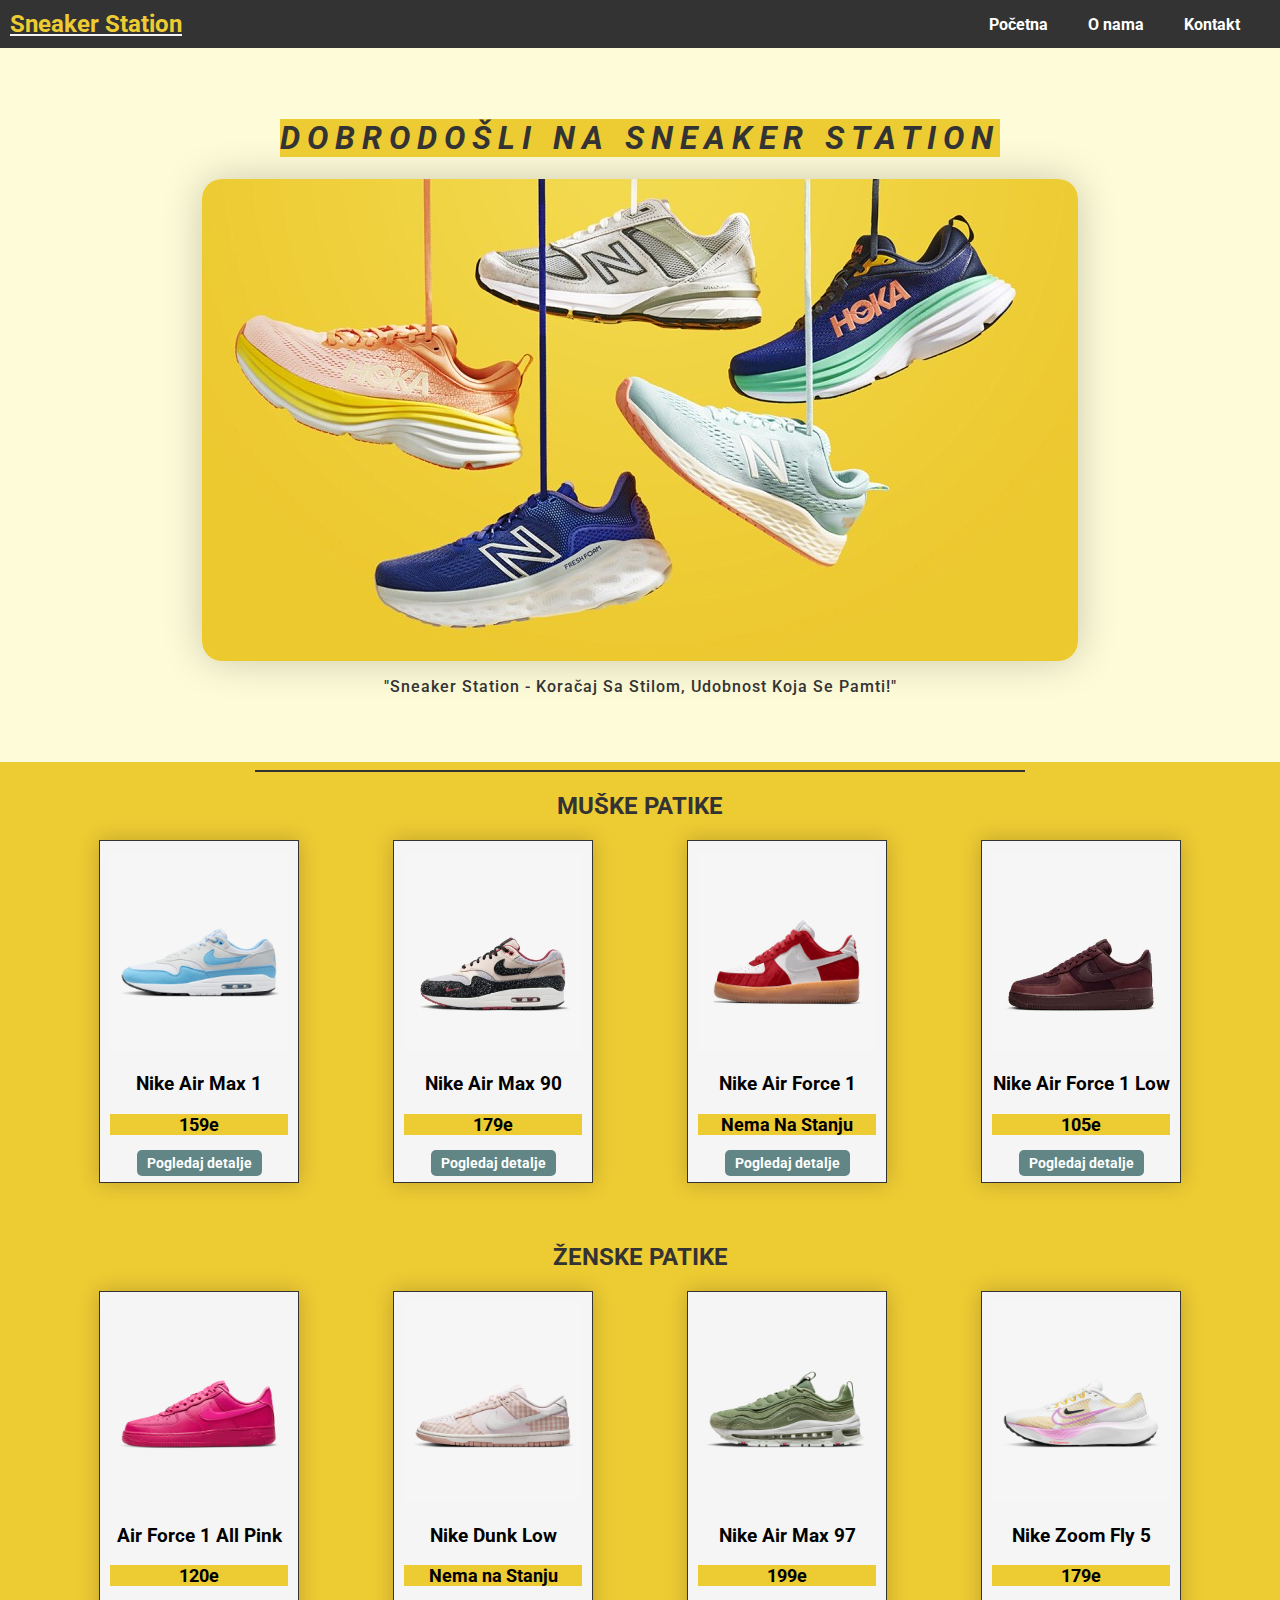
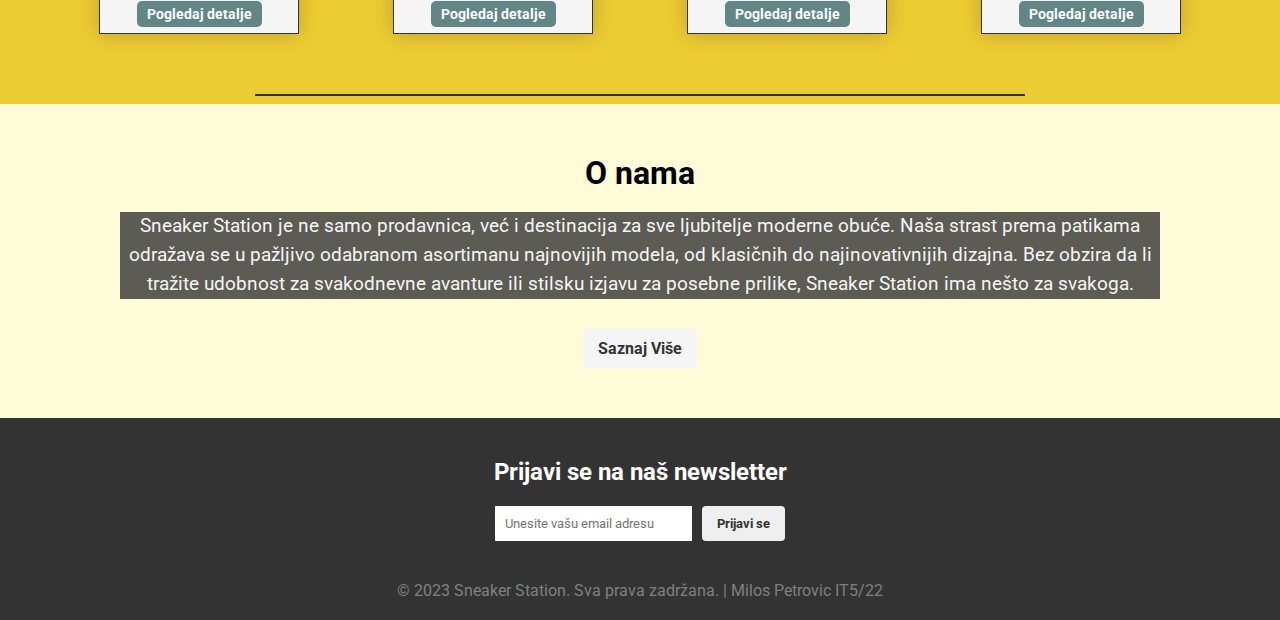
<file: index.html>
<!DOCTYPE html>
<html lang="sr">

<head>
    <meta charset="UTF-8">
    <meta name="viewport" content="width=device-width, initial-scale=1.0">
    <link rel="stylesheet" href="style/styleindex.css">
    <link rel="preconnect" href="https://fonts.googleapis.com">
    <link rel="preconnect" href="https://fonts.gstatic.com" crossorigin>
    <link rel="stylesheet" href="https://cdnjs.cloudflare.com/ajax/libs/font-awesome/5.15.3/css/all.min.css">
    <link
        href="https://fonts.googleapis.com/css2?family=Roboto:ital,wght@0,100;0,300;0,400;0,500;0,700;0,900;1,100;1,300;1,400;1,500;1,700;1,900&display=swap"
        rel="stylesheet">
    <title>Sneaker Station</title>
</head>

<body>

    <div class="navbar">
        <div class="logo">Sneaker Station
        </div>
        <nav>
            <ul>
                <li><a href="#">Početna</a></li>
                <li><a href="o-nama.html">O nama</a></li>
                <li><a href="kontakt.html">Kontakt</a></li>
            </ul>
        </nav>
    </div>

    <section class="banner">
        <h1>Dobrodošli na Sneaker Station</h1>
        <img id="bannerimg" src="slikezasajt/banner1.jpg">
        <p id="slogan"> "Sneaker Station - Koračaj Sa Stilom, Udobnost Koja Se Pamti!" </p>
    </section>

    <hr width="60%" color="#333">

    <section class="produkticeored">
        <div class="product-row">
            <h2>Muške Patike</h2>
            <div class="proizvod">
                <img id="patikem" src="slikezasajt/muskepatike/mp1.jpg" alt="Air Max1">
                <h3>Nike Air Max 1</h3>
                <p id="cenapatika">159e</p>
                <a id="linkzadetalje" href="#">Pogledaj detalje</a>
            </div>

            <div class="proizvod">
                <img id="patikem" src="slikezasajt/muskepatike/mp2.jpg" alt="Air Max 90">
                <h3>Nike Air Max 90</h3>
                <p id="cenapatika">179e</p>
                <a id="linkzadetalje" href="#">Pogledaj detalje</a>
            </div>

            <div class="proizvod">
                <img id="patikem" src="slikezasajt/muskepatike/mp3.jpg" alt="Force 1">
                <h3>Nike Air Force 1</h3>
                <p id="cenapatika">Nema Na Stanju</p>
                <a id="linkzadetalje" href="#">Pogledaj detalje</a>
            </div>

            <div class="proizvod">
                <img id="patikem" src="slikezasajt/muskepatike/mp4.jpg" alt="Force Low">
                <h3>Nike Air Force 1 Low</h3>
                <p id="cenapatika">105e</p>
                <a id="linkzadetalje" href="#">Pogledaj detalje</a>
            </div>
        </div>

        <div class="product-row">
            <h2>Ženske Patike</h2>
            <div class="proizvod">
                <img id="patikem" src="slikezasajt/zenskepatike/zp1.jpg" alt="Air Force 1 All Pink">
                <h3>Air Force 1 All Pink</h3>
                <p id="cenapatika">120e</p>
                <a id="linkzadetalje" href="#">Pogledaj detalje</a>
            </div>

            <div class="proizvod">
                <img id="patikem" src="slikezasajt/zenskepatike/zp2.jpg" alt="Nike Dunk Low">
                <h3>Nike Dunk Low</h3>
                <p id="cenapatika">Nema na Stanju</p>
                <a id="linkzadetalje" href="#">Pogledaj detalje</a>
            </div>

            <div class="proizvod">
                <img id="patikem" src="slikezasajt/zenskepatike/zp3.jpg" alt="Nike Air Max 97 Futura">
                <h3>Nike Air Max 97</h3>
                <p id="cenapatika">199e</p>
                <a id="linkzadetalje" href="#">Pogledaj detalje</a>
            </div>

            <div class="proizvod">
                <img id="patikem" src="slikezasajt/zenskepatike/zp4.jpg" alt="Nike Zoom Fly 5">
                <h3>Nike Zoom Fly 5</h3>
                <p id="cenapatika">179e</p>
                <a id="linkzadetalje" href="#">Pogledaj detalje</a>
            </div>
    </section>
    <hr width="60%" color="#333">
    <section class="o-nama">
        <h2>O nama</h2>
        <p>Sneaker Station je ne samo prodavnica, već i destinacija za sve ljubitelje moderne obuće. Naša strast prema
            patikama odražava se u pažljivo odabranom asortimanu najnovijih modela, od klasičnih do najinovativnijih
            dizajna.
            Bez obzira da li tražite udobnost za svakodnevne avanture ili stilsku izjavu za posebne prilike, Sneaker
            Station ima nešto za svakoga.</p>
        <a href="o-nama.html" id="onamalink">Saznaj Više</a>
    </section>

    <section class="newsletter">
        <h2>Prijavi se na naš newsletter</h2>
        <form action="#" method="post">
            <input type="email" name="email" placeholder="Unesite vašu email adresu">
            <button type="submit">Prijavi se</button>
        </form>
    </section>

    <footer>
        <footer>
            <p>&copy; 2023 Sneaker Station. Sva prava zadržana. | Milos Petrovic IT5/22</a></p>
        </footer>
    </footer>

</body>

</html>
</file>
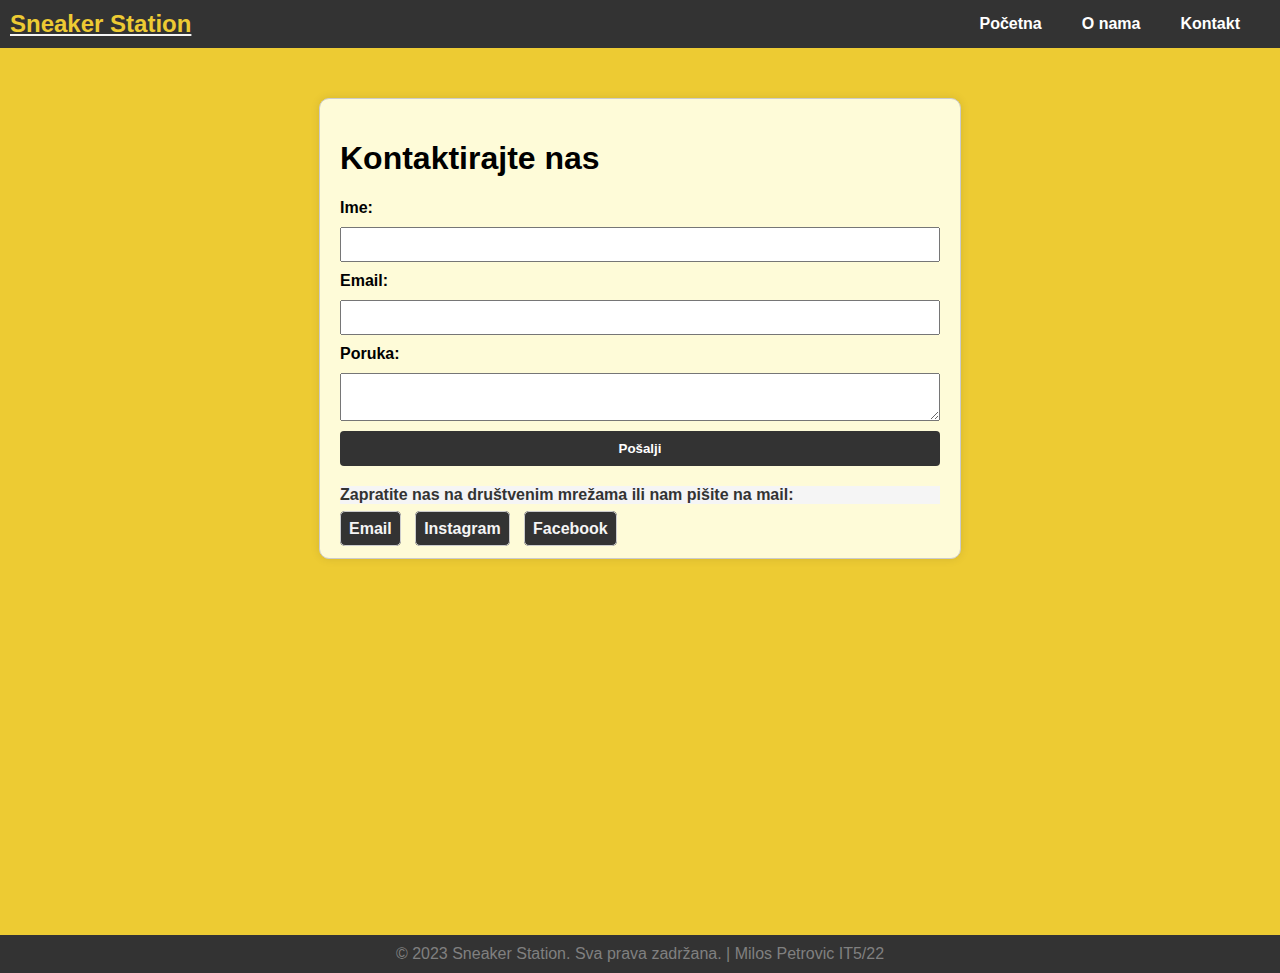
<file: kontakt.html>
<!DOCTYPE html>
<html lang="sr">

<head>
    <meta charset="UTF-8">
    <meta name="viewport" content="width=device-width, initial-scale=1.0">
    <title>Kontaktirajte nas</title>
    <link rel="stylesheet" href="style/stylekontakt.css">
    <link rel="preconnect" href="https://fonts.googleapis.com">
    <link rel="preconnect" href="https://fonts.gstatic.com" crossorigin>
    <link rel="stylesheet" href="https://cdnjs.cloudflare.com/ajax/libs/font-awesome/5.15.3/css/all.min.css">
</head>

<body>

    <div class="navbar">
        <div class="logo">Sneaker Station</div>
        <nav>
            <ul>
                <li><a href="index.html">Početna</a></li>
                <li><a href="o-nama.html">O nama</a></li>
                <li><a href="kontakt.html">Kontakt</a></li>

            </ul>
        </nav>
    </div>

    <div class="kontakt-kontejner">
        <h1>Kontaktirajte nas</h1>

        <form action="#" method="POST">
            <label for="ime">Ime:</label>
            <input type="text" id="ime" name="ime" required>

            <label for="email">Email:</label>
            <input type="email" id="email" name="email" required>

            <label for="poruka">Poruka:</label>
            <textarea id="poruka" name="poruka" required></textarea>

            <button type="submit">Pošalji</button>
        </form>

        <div class="drustvene-mreze">
            <p>Zapratite nas na društvenim mrežama ili nam pišite na mail:</p>
            <a href="mailto:info@randommejl.com" target="_blank">Email</a>
            <a href="https://www.instagram.com" target="_blank">Instagram</a>
            <a href="https://www.facebook.com" target="_blank">Facebook</a>
        </div>
    </div>

    <footer>
        <p>&copy; 2023 Sneaker Station. Sva prava zadržana. | Milos Petrovic IT5/22</p>
    </footer>

</body>

</html>
</file>
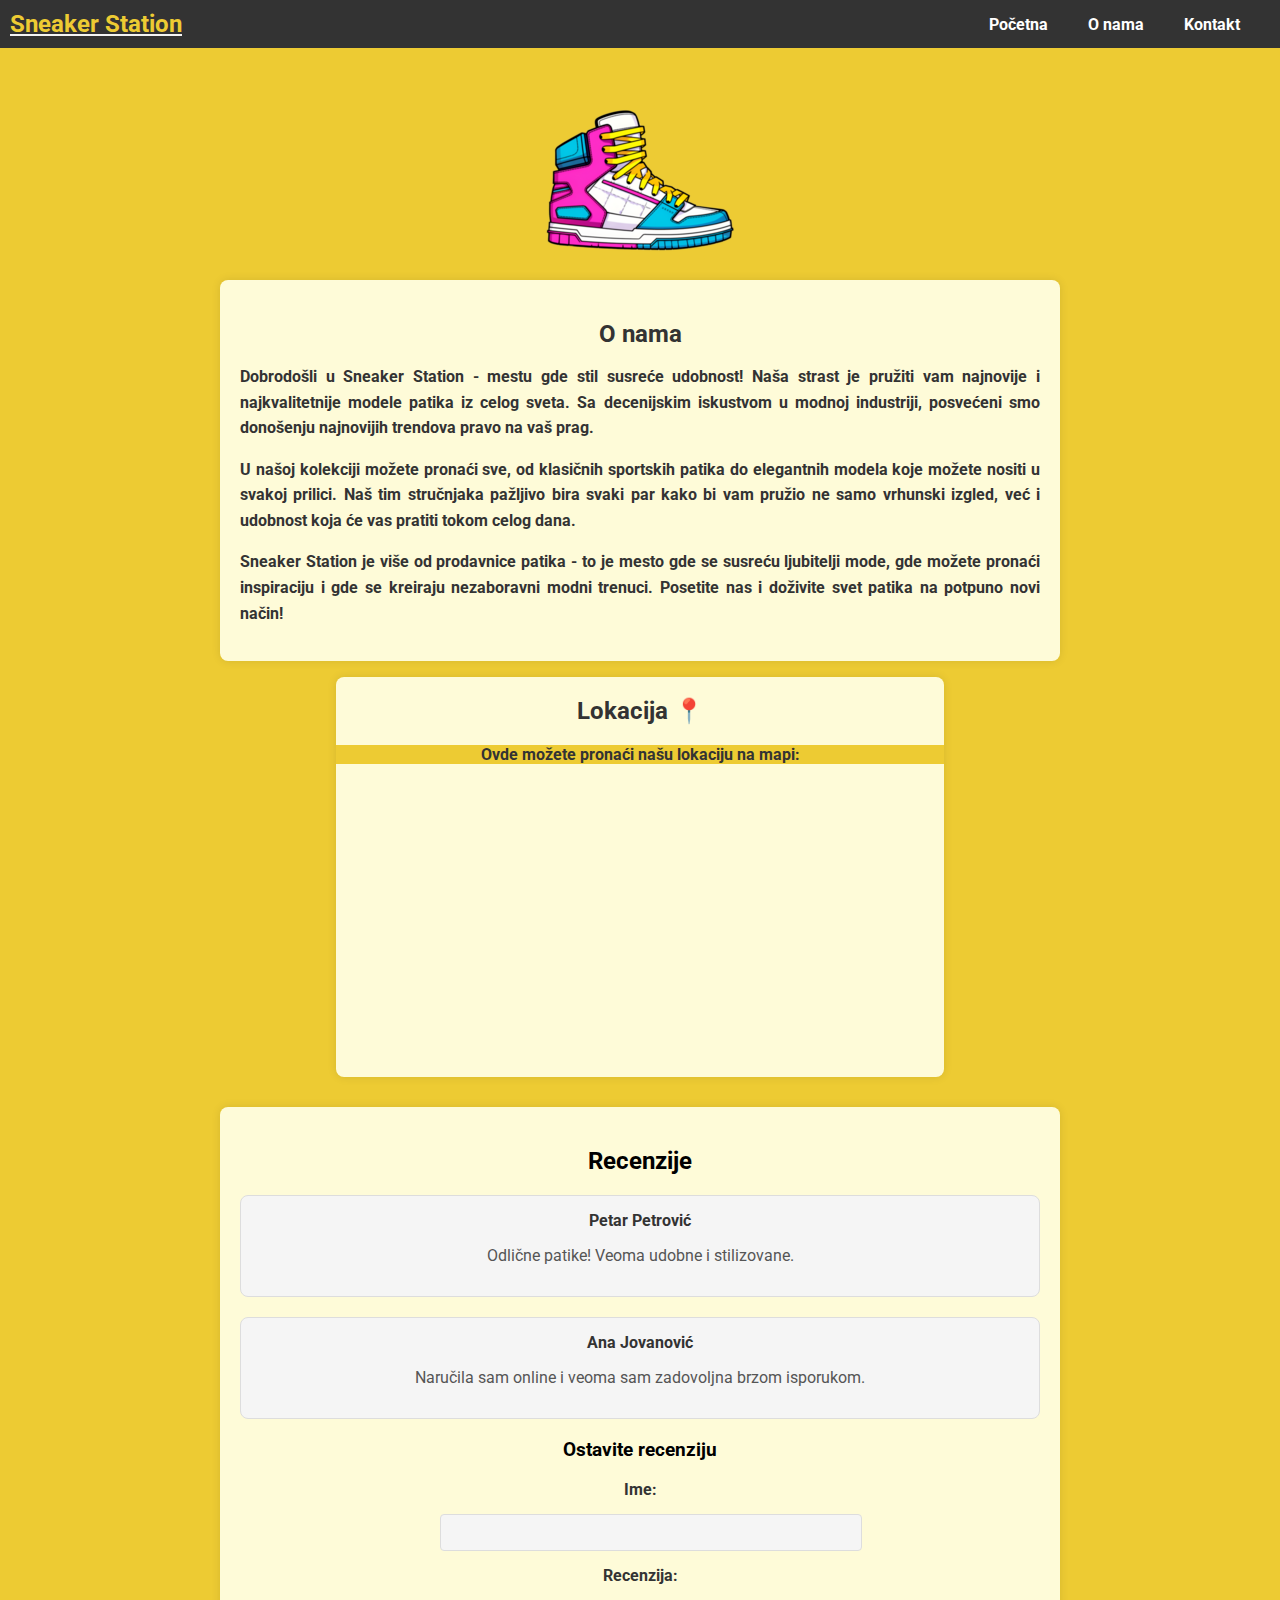
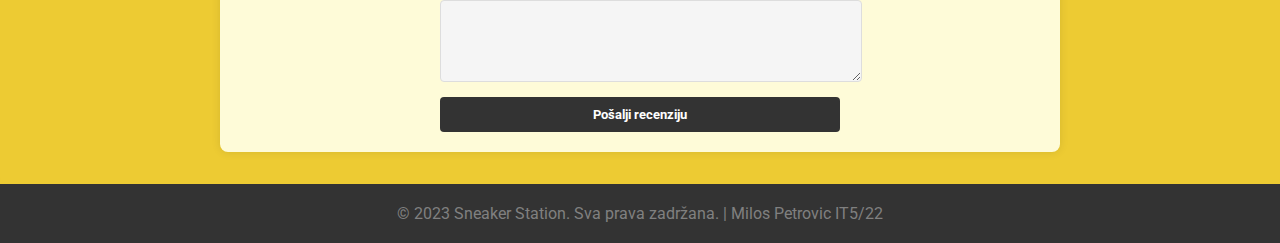
<file: o-nama.html>
<!DOCTYPE html>
<html lang="en">

<head>
    <meta charset="UTF-8">
    <meta name="viewport" content="width=device-width, initial-scale=1.0">
    <link rel="stylesheet" href="style/styleonama.css">
    <link rel="preconnect" href="https://fonts.googleapis.com">
    <link rel="preconnect" href="https://fonts.gstatic.com" crossorigin>
    <link
    href="https://fonts.googleapis.com/css2?family=Roboto:ital,wght@0,100;0,300;0,400;0,500;0,700;0,900;1,100;1,300;1,400;1,500;1,700;1,900&display=swap"
    rel="stylesheet">
    <title>Sneaker Station</title>
</head>

<body>
    <div class="navbar">
        <div class="logo">Sneaker Station
        </div>
        <nav>
            <ul>
                <li><a href="index.html">Početna</a></li>
                <li><a href="o-nama.html">O nama</a></li>
                <li><a href="kontakt.html">Kontakt</a></li>
            </ul>
        </nav>
    </div>

    <main>

        <div class="rotirajucapatika">
            <img class="patikaanim" src="slikezasajt/animpatika.png" alt="Patika">
        </div>

        <section id="about">
            <h2>O nama</h2>
            <p>Dobrodošli u Sneaker Station - mestu gde stil susreće udobnost! Naša strast je pružiti vam najnovije i
                najkvalitetnije modele patika iz celog sveta. Sa decenijskim iskustvom u modnoj industriji, posvećeni
                smo donošenju najnovijih trendova pravo na vaš prag.</p>

            <p>U našoj kolekciji možete pronaći sve, od klasičnih sportskih patika do elegantnih modela koje možete
                nositi u svakoj prilici. Naš tim stručnjaka pažljivo bira svaki par kako bi vam pružio ne samo vrhunski
                izgled, već i udobnost koja će vas pratiti tokom celog dana.</p>
            <p>Sneaker Station je više od prodavnice patika - to je mesto gde se susreću ljubitelji mode, gde možete
                pronaći inspiraciju i gde se kreiraju nezaboravni modni trenuci. Posetite nas i doživite svet patika na
                potpuno novi način!</p>
        </section>

        <section id="map">
            <h2>Lokacija &#128205;</h2>
            <p>Ovde možete pronaći našu lokaciju na mapi:</p>

            <iframe
                src="https://www.google.com/maps/embed?pb=!1m18!1m12!1m3!1d2830.820356377843!2d19.836394815918016!3d45.26713597909864!2m3!1f0!2f0!3f0!3m2!1i1024!2i768!4f13.1!3m3!1m2!1s0x47603dcd2566d259%3A0x970fa9a08a30ee55!2sNovi%20Sad!5e0!3m2!1sen!2srs!4v1675342831050!5m2!1sen!2srs"
                width="600" height="450" style="border:0;" allowfullscreen="" loading="lazy"></iframe>

        </section>

        <section id="revjuovi">
            <h2>Recenzije</h2>
            <div class="review">
                <span class="autor">Petar Petrović</span>
                <p class="comment">Odlične patike! Veoma udobne i stilizovane.</p>
            </div>

            <div class="review">
                <span class="autor">Ana Jovanović</span>
                <p class="comment">Naručila sam online i veoma sam zadovoljna brzom isporukom.</p>
            </div>


            <div class="add-revju">
                <h3>Ostavite recenziju</h3>
                <form>
                    <label for="autor">Ime:</label>
                    <input type="text" id="author" name="author" required>

                    <label for="comment">Recenzija:</label>
                    <textarea id="comment" name="comment" rows="4" required></textarea>

                    <button type="submit">Pošalji recenziju</button>
                </form>
            </div>
        </section>
    </main>

    <footer>
        <footer>
            <p>&copy; 2023 Sneaker Station. Sva prava zadržana. | Milos Petrovic IT5/22</a></p>
        </footer>
    </footer>

</body>

</html>
</file>
<file: style/styleindex.css>
*{
    font-family: 'Roboto', sans-serif;
    scroll-behavior: smooth;
}

body {
    margin: 0;
    padding: 0;
    background-color: #edcb33;
}

.navbar {
    background-color: #333;
    color: #edcb33;
    padding: 10px;
    display: flex;
    justify-content: space-between;
    align-items: center;
}

.logo {
    font-size: 24px;
    text-decoration: underline;
    text-decoration-color: whitesmoke;
    font-weight: bold;
}

nav ul {
    list-style: none;
    display: flex;
    margin: 0;
    padding: 0;
}

nav ul li {
    margin-right: 20px;
}

nav ul li a {
    text-decoration: none;
    color: #fff;
    font-weight: bold;
    padding: 10px;
    border-radius: 5px;
    transition: background-color 0.3s ease-in-out;
}

nav ul li a:hover {
    background-color: #618685;
}

@keyframes fadeInAnimacija {
    0% {
        opacity: 0;
    }
    100% {
        opacity: 1;
    }
}
.banner {
    position: relative;
    text-align: center;
    padding: 50px 0;
    background-color:  #fefbd8;
    animation: fadeInAnimacija 2s ease-in-out;
}

#bannerimg {
    max-width: 100%;
    height: auto;
    display: block;
    margin: 0 auto; 
    border-radius: 20px;
    box-shadow: 0 0 40px rgba(0, 0, 0, 0.2);
}

.banner h1 {
    display: inline-block;
    color: #333;
    font-weight: bolder;
    font-style: italic;
    letter-spacing: 7px;
    text-transform: uppercase;
    background-color: #edcb33;
}

#slogan{
    color: #333;
    font-weight: 500;
    letter-spacing: 1px;
}

.produkticeored{
    background-color: #edcb33;
}

.product-row {
    text-align: center;
    margin-bottom: 40px;
}

.product-row h2 {
    color: #333;
    text-transform: uppercase;
}

.proizvod {
    text-align: center;
    margin-bottom: 20px;
    padding: 10px;
    border: 1px solid #333;
    display: inline-block;
    width: 200px; 
    box-sizing: border-box; 
    background-color: whitesmoke;
    margin-right: 45px;
    margin-left: 45px;
    box-shadow: 0 0 20px rgba(0, 0, 0, 0.2);
}

.proizvod:hover{
    transform: scale(1.12);
    box-shadow: 0 0 30px rgba(0, 0, 0, 0.2);
}

.proizvod img {
    width: 100%;
    max-width: 100%;
    height: auto;
}

#patikem{
    width: 250px;
    height: 200px;
}

#cenapatika{
    font-weight: bold;
    font-size: large;
    background-color: #edcb33;
}

#linkzadetalje{
    background-color: #618685;
    color: #fff;
    padding: 5px 10px;
    font-size: 14px;
    border-radius: 5px;
    cursor: pointer;
    text-decoration: none;
    font-weight: bold;
}

#linkzadetalje:hover{
    background-color: #edcb33;
    color: #333;
}

.o-nama {
    padding: 50px 20px;
    text-align: center;
    background-color: #fefbd8;
}

.o-nama h2 {
    font-size: 2em;
    margin-bottom: 20px;
    margin-top: 0px;
}

.o-nama p {
    font-size: 1.2em;
    line-height: 1.5;
    margin-bottom: 30px;
    background-color: rgba(51, 51, 51, 0.8); 
    margin-left: 100px;
    margin-right: 100px;
    color: whitesmoke;
}

#onamalink {
    display: inline-block;
    color: #333;
    padding: 10px 15px;
    border: none;
    border-radius: 4px;
    cursor: pointer;
    transition: background-color 0.3s ease-in-out; 
    font-weight: bold;
    background-color: whitesmoke;
    text-decoration: none;
}

#onamalink:hover {
    background-color: #618685;
    color: #333;
    font-weight: bold;
}

.newsletter {
    text-align: center;
    padding: 20px;
    background-color: #333;
    color: #fff;
}

.newsletter form {
    display: flex;
    justify-content: center;
    align-items: center;
}

.newsletter input {
    padding: 10px;
    margin-right: 10px;
    border: none;
}

.newsletter button {
    color: #333;
    padding: 10px 15px;
    border: none;
    border-radius: 4px;
    cursor: pointer;
    transition: background-color 0.3s ease-in-out; 
    font-weight: bold;
}

.newsletter button:hover{

    background-color: #618685;
    color: #333;
    font-weight: bold;
}

footer {
    background-color: #333;
    text-align: center;
    padding: 10px;
}

footer p {
    margin: 0;
    color: gray;
}

@media (max-width: 600px) {
    .navbar {
        flex-direction: column;
        text-align: center;
    }

    nav ul {
        flex-direction: column;
        margin-top: 10px;
    }

    nav ul li {
        margin-right: 0;
        margin-bottom: 10px;
    }
}
@media only screen and (max-width: 600px) {

    .navbar {
        flex-direction: column;
        text-align: center;
    }

    nav ul {
        flex-direction: column;
        margin-top: 10px;
    }

    nav ul li {
        margin-right: 0;
        margin-bottom: 10px;
    }

    .proizvod {
        width: 100%;
        margin-right: 0;
        margin-left: 0;
    }

    .o-nama p {
        margin-left: 10px;
        margin-right: 10px;
    }

    .newsletter form {
        flex-direction: column;
    }

    .newsletter input {
        width: 100%;
        margin-bottom: 10px;
    }
}
</file>
<file: style/stylekontakt.css>
* {
    font-family: 'Roboto', sans-serif;
    scroll-behavior: smooth;
}

body {
    margin: 0;
    padding: 0;
    background-color: #edcb33;
    height: 100%
}

.navbar {
    background-color: #333;
    color: #edcb33;
    padding: 10px;
    display: flex;
    justify-content: space-between;
    align-items: center;
}

.logo {
    font-size: 24px;
    text-decoration: underline;
    text-decoration-color: whitesmoke;
    font-weight: bold;
}

nav ul {
    list-style: none;
    display: flex;
    margin: 0;
    padding: 0;
}

nav ul li {
    margin-right: 20px;
}

nav ul li a {
    text-decoration: none;
    color: #fff;
    font-weight: bold;
    padding: 10px;
    border-radius: 5px;
    transition: background-color 0.3s ease-in-out;
}

nav ul li a:hover {
    background-color: #618685;
}

.kontakt-kontejner {
    max-width: 600px;
    margin: 50px auto;
    padding: 20px;
    border: 1px solid #ccc;
    border-radius: 10px;
    box-shadow: 0 0 10px rgba(0, 0, 0, 0.1);
    background-color: #fefbd8;
}

form {
    display: grid;
    grid-gap: 10px;
}

label {
    font-weight: bold;
}

input,
textarea {
    width: 100%;
    padding: 8px;
    box-sizing: border-box;
}

button {
    background-color: #333;
    color: #fff;
    padding: 10px 15px;
    border: none;
    border-radius: 4px;
    cursor: pointer;
    transition: background-color 0.3s ease-in-out; 
    font-weight: bold;
}

button:hover {
    background-color: #618685;
}

.drustvene-mreze {
    margin-top: 20px;
}

.drustvene-mreze a {
    margin-right: 10px;
    text-decoration: none;
    background-color: #333;
    color: whitesmoke;
    font-weight: bold;
    border: 1px solid #ccc;
    padding: 8px;
    border-radius: 5px;
}

.drustvene-mreze p {
    color: #333;
    background-color: whitesmoke;
    font-weight: bold;
}

.drustvene-mreze a:hover {
    background-color: #618685;
}

footer {
    margin-top: 376px;
    background-color: #333;
    text-align: center;
    padding: 10px;
}

footer p {
    margin: 0;
    color: gray;
}

@media (max-width: 600px) {
    .navbar {
        flex-direction: column;
        text-align: center;
    }

    nav ul {
        flex-direction: column;
        margin-top: 10px;
    }

    nav ul li {
        margin-right: 0;
        margin-bottom: 10px;
    }
}
</file>
<file: style/styleonama.css>
* {
    font-family: 'Roboto', sans-serif;
    scroll-behavior: smooth;
}

body {
    margin: 0;
    padding: 0;
    background-color: #edcb33;
}

.navbar {
    background-color: #333;
    color: #edcb33;
    padding: 10px;
    display: flex;
    justify-content: space-between;
    align-items: center;
}

.logo {
    font-size: 24px;
    text-decoration: underline;
    text-decoration-color: whitesmoke;
    font-weight: bold;
}

nav ul {
    list-style: none;
    display: flex;
    margin: 0;
    padding: 0;
}

nav ul li {
    margin-right: 20px;
}

nav ul li a {
    text-decoration: none;
    color: #fff;
    font-weight: bold;
    padding: 10px;
    border-radius: 5px;
    transition: background-color 0.3s ease-in-out;
}

nav ul li a:hover {
    background-color: #618685;
}

main {
    padding: 2em;
    background-color: #edcb33;
    border-radius: 8px;
    text-align: center;
}

#map {
    width: 50%;
    height: 400px; 
    margin-top: 1em;
    border-radius: 8px;
    overflow: hidden;
    box-shadow: 0 0 10px rgba(0, 0, 0, 0.1);
    margin-left: auto;
    margin-right: auto;
    background-color: #fefbd8;
    color: #333;
}

#map p {
    color: #333;
    font-weight: bolder;
    background-color: #edcb33;
}

#map iframe {
    width: 70%;
    height: 70%;
    border: 0;
}

#about {
    max-width: 800px;
    margin: 0 auto; 
    padding: 20px;
    background-color: #fefbd8;
    border-radius: 8px;
    box-shadow: 0 0 10px rgba(0, 0, 0, 0.1);
}

#about h2 {
    color: #333;
    font-size: 24px;
    margin-bottom: 15px;
}

#about p {
    color: #333;
    font-size: 16px;
    line-height: 1.6;
    margin-bottom: 15px;
    text-align: justify;
    font-weight: bold;
}


#revjuovi {
    max-width: 800px;
    margin: 0 auto;
    padding: 20px;
    background-color: #fefbd8; 
    border-radius: 8px;
    box-shadow: 0 0 10px rgba(0, 0, 0, 0.1);
    margin-top: 30px;
}

.review {
    margin-bottom: 20px;
    padding: 15px; 
    border: 1px solid #ddd; 
    border-radius: 8px;
    transition: transform 0.3s ease-in-out; 
    background-color: whitesmoke;
}

.review:hover {
    transform: scale(1.05); 
}

.autor {
    font-weight: bold;
    color: #333;
}

.comment {
    color: #555;
}

.add-review {
    margin-top: 30px;
    text-align: center; 
}

form {
    display: grid;
    gap: 15px;
    max-width: 400px;
    margin: 0 auto;
}

label {
    font-weight: bold;
    color: #333;
}

input,
textarea {
    width: 100%;
    padding: 10px;
    border: 1px solid #ddd;
    border-radius: 4px;
    background-color: whitesmoke;
}

button {
    background-color: #333;
    color: #fff;
    padding: 10px 15px;
    border: none;
    border-radius: 4px;
    cursor: pointer;
    transition: background-color 0.3s ease-in-out; 
    font-weight: bold;
}

button:hover {
    background-color: #618685;
}

footer {
    background-color: #333;
    text-align: center;
    padding: 10px;
}

footer p {
    margin: 0;
    color: gray;
}

.rotirajucapatika {
    position: relative;
    width: 200px; 
    height: 200px;
    overflow: hidden;
    margin-left: auto;
    margin-right: auto;
}

.patikaanim{
    width: 100%;
    height: 100%;
    transition: transform 0.3s ease-in-out;
}

.rotirajucapatika:hover .patikaanim {
    transform: rotate(360deg);
}

@media (max-width: 600px) {
    .navbar {
        flex-direction: column;
        text-align: center;
    }

    nav ul {
        flex-direction: column;
        margin-top: 10px;
    }

    nav ul li {
        margin-right: 0;
        margin-bottom: 10px;
    }
}
</file>
